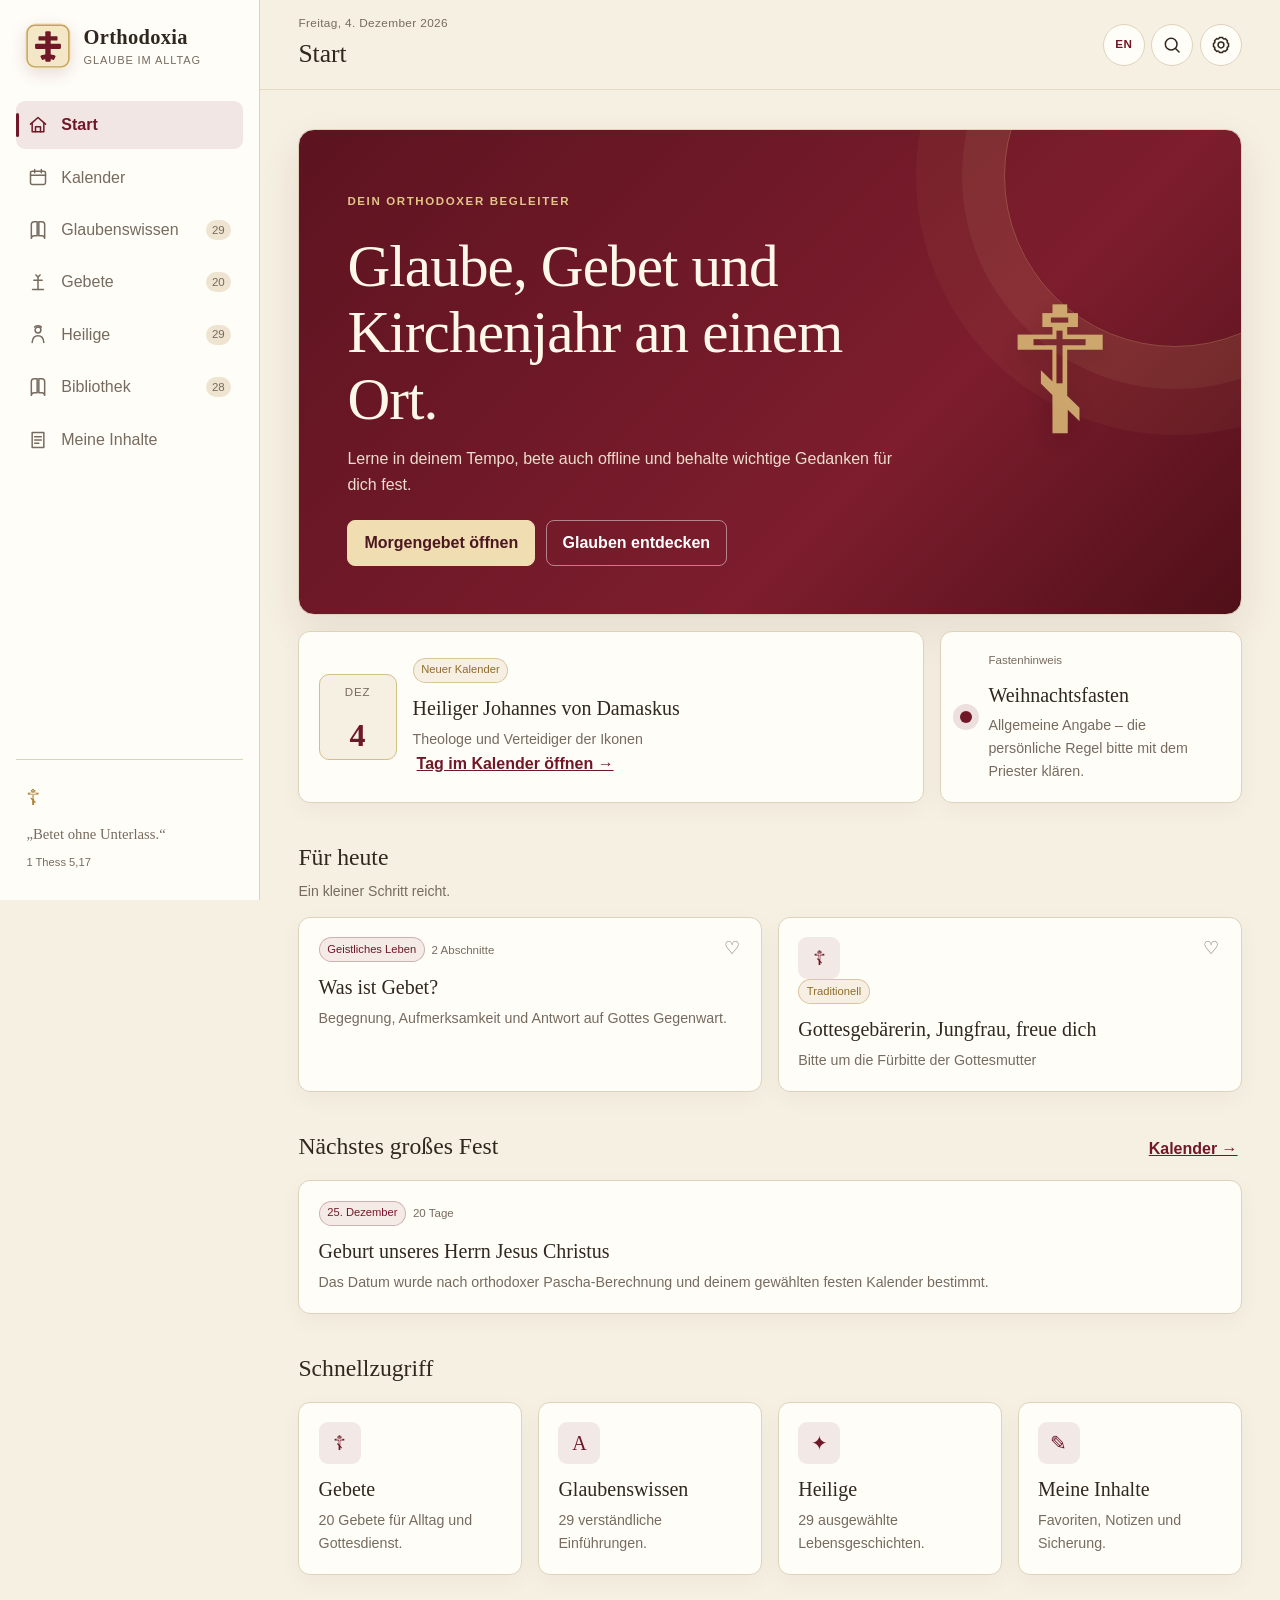
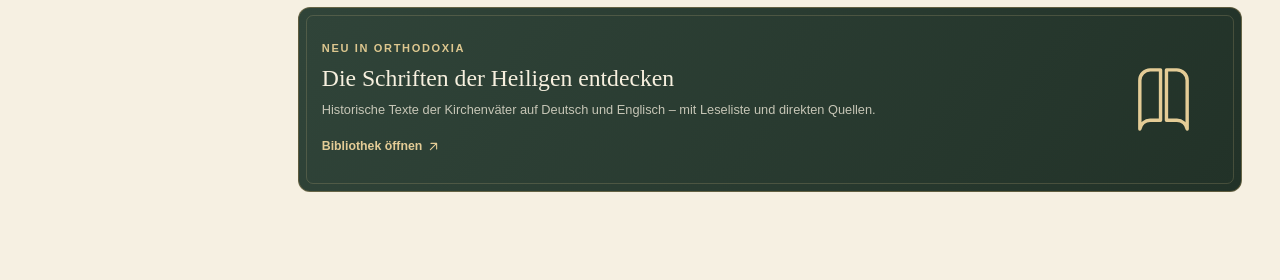
<file: index.html>
<!doctype html>
<html lang="de" data-theme="light">
  <head>
    <meta charset="UTF-8" />
    <meta name="viewport" content="width=device-width, initial-scale=1, viewport-fit=cover" />
    <meta name="theme-color" content="#6f1827" />
    <meta name="description" content="Orthodoxia – Gebete, Glaubenswissen, Heilige und orthodoxer Kalender auf Deutsch und Englisch." />
    <meta property="og:type" content="website" />
    <meta property="og:title" content="Orthodoxia" />
    <meta property="og:description" content="Glaube, Gebet und Kirchenjahr – auf Deutsch und Englisch." />
    <meta property="og:image" content="./og.png" />
    <meta name="twitter:card" content="summary_large_image" />
    <meta name="twitter:title" content="Orthodoxia" />
    <meta name="twitter:description" content="Glaube, Gebet und Kirchenjahr – auf Deutsch und Englisch." />
    <meta name="twitter:image" content="./og.png" />
    <meta name="apple-mobile-web-app-capable" content="yes" />
    <meta name="apple-mobile-web-app-status-bar-style" content="default" />
    <meta name="apple-mobile-web-app-title" content="Orthodoxia" />
    <meta name="format-detection" content="telephone=no" />
    <title>Orthodoxia</title>
    <link rel="manifest" href="./manifest.webmanifest" />
    <link rel="icon" href="./icons/icon.svg" type="image/svg+xml" />
    <link rel="apple-touch-icon" href="./icons/apple-touch-icon.png" />
    <link rel="stylesheet" href="./css/style.css" />
    <link rel="stylesheet" href="./css/library.css" />
  </head>
  <body>
    <a class="skip-link" href="#main-content">Zum Inhalt springen</a>

    <div class="app-shell">
      <aside class="sidebar" aria-label="Hauptnavigation">
        <a class="brand" href="#home" aria-label="Orthodoxia – Startseite">
          <img src="./icons/icon.svg" alt="" width="46" height="46" />
          <span><strong>Orthodoxia</strong><small data-i18n="brandSubtitle">Glaube im Alltag</small></span>
        </a>
        <nav class="side-nav" id="side-nav"></nav>
        <div class="sidebar-verse">
          <span class="ornament" aria-hidden="true">☦</span>
          <p data-i18n="sidebarQuote">„Betet ohne Unterlass.“</p>
          <small>1 Thess 5,17</small>
        </div>
      </aside>

      <div class="page-column">
        <header class="topbar">
          <button class="icon-button mobile-menu" id="mobile-menu" type="button" aria-label="Menü öffnen" aria-controls="mobile-drawer" aria-expanded="false">
            <span></span><span></span><span></span>
          </button>
          <div class="topbar-title">
            <p id="today-line"></p>
            <h1 id="page-title">Orthodoxia</h1>
          </div>
          <div class="topbar-actions">
            <button class="language-button" id="language-toggle" type="button" aria-label="Sprache wechseln">EN</button>
            <button class="icon-button" id="search-button" type="button" aria-label="Suche öffnen">
              <svg viewBox="0 0 24 24" aria-hidden="true"><circle cx="11" cy="11" r="7"></circle><path d="m16.5 16.5 4 4"></path></svg>
            </button>
            <button class="icon-button" id="settings-button" type="button" aria-label="Einstellungen öffnen">
              <svg viewBox="0 0 24 24" aria-hidden="true"><path d="M12 15.5a3.5 3.5 0 1 0 0-7 3.5 3.5 0 0 0 0 7Z"></path><path d="M19.4 15a1.7 1.7 0 0 0 .34 1.88l.06.06-2.83 2.83-.06-.06a1.7 1.7 0 0 0-1.88-.34 1.7 1.7 0 0 0-1.03 1.56V21h-4v-.07A1.7 1.7 0 0 0 8.95 19.4a1.7 1.7 0 0 0-1.88.34l-.06.06-2.83-2.83.06-.06A1.7 1.7 0 0 0 4.58 15 1.7 1.7 0 0 0 3.03 14H3v-4h.07A1.7 1.7 0 0 0 4.6 8.95a1.7 1.7 0 0 0-.34-1.88l-.06-.06 2.83-2.83.06.06A1.7 1.7 0 0 0 9 4.58 1.7 1.7 0 0 0 10 3.03V3h4v.07A1.7 1.7 0 0 0 15.05 4.6a1.7 1.7 0 0 0 1.88-.34l.06-.06 2.83 2.83-.06.06A1.7 1.7 0 0 0 19.42 9 1.7 1.7 0 0 0 20.97 10H21v4h-.07A1.7 1.7 0 0 0 19.4 15Z"></path></svg>
            </button>
          </div>
        </header>

        <main id="main-content" tabindex="-1"></main>

        <nav class="bottom-nav" id="bottom-nav" aria-label="Mobile Navigation"></nav>
      </div>
    </div>

    <div class="drawer-backdrop" id="drawer-backdrop" hidden></div>
    <aside class="mobile-drawer" id="mobile-drawer" aria-label="Menü" aria-hidden="true">
      <div class="drawer-head">
        <a class="brand" href="#home"><img src="./icons/icon.svg" alt="" width="42" height="42" /><strong>Orthodoxia</strong></a>
        <button class="icon-button" id="drawer-close" type="button" aria-label="Menü schließen">×</button>
      </div>
      <nav id="drawer-nav"></nav>
      <p class="drawer-note" data-i18n="localOnly">Favoriten und Notizen bleiben ausschließlich auf diesem Gerät.</p>
    </aside>

    <dialog class="content-dialog" id="content-dialog">
      <form method="dialog"><button class="dialog-close" aria-label="Schließen">×</button></form>
      <article id="dialog-content"></article>
    </dialog>

    <dialog class="search-dialog" id="search-dialog">
      <div class="search-head">
        <svg viewBox="0 0 24 24" aria-hidden="true"><circle cx="11" cy="11" r="7"></circle><path d="m16.5 16.5 4 4"></path></svg>
        <input id="global-search" type="search" autocomplete="off" placeholder="Alles durchsuchen …" aria-label="Alles durchsuchen" />
        <form method="dialog"><button type="submit" data-i18n="close">Schließen</button></form>
      </div>
      <div id="search-results" class="search-results"></div>
    </dialog>

    <dialog class="settings-dialog" id="settings-dialog">
      <form method="dialog"><button class="dialog-close" aria-label="Schließen">×</button></form>
      <div id="settings-content"></div>
    </dialog>

    <div class="toast" id="toast" role="status" aria-live="polite"></div>

    <script src="./js/content.js"></script>
    <script src="./js/prayers.js"></script>
    <script src="./js/saints.js"></script>
    <script src="./js/calendar.js"></script>
    <script src="./js/app-core.js"></script>
    <script src="./js/views.js"></script>
    <script src="./js/library.js"></script>
    <script src="./js/app.js"></script>
  </body>
</html>
</file>
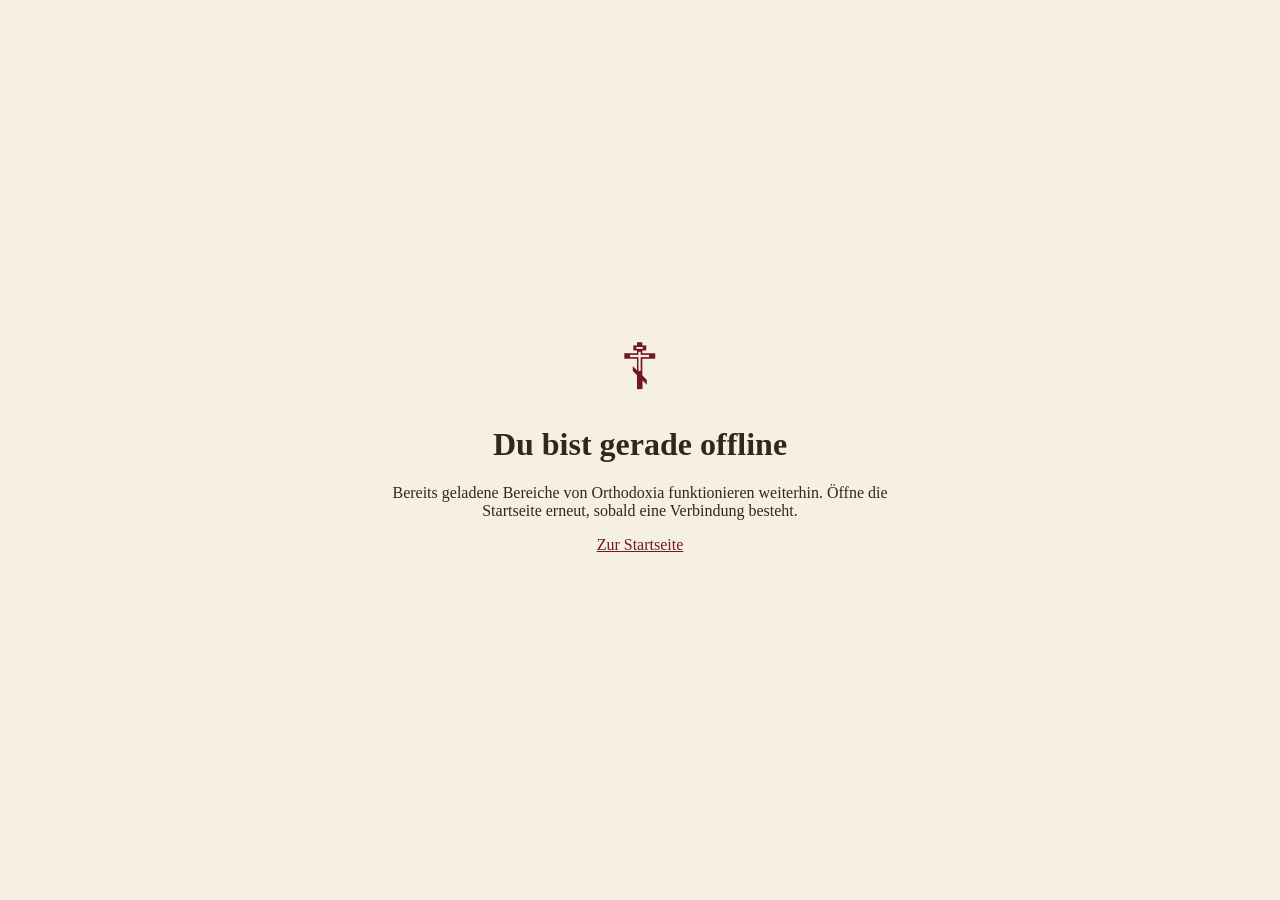
<file: offline.html>
<!doctype html>
<html lang="de"><head><meta charset="utf-8"><meta name="viewport" content="width=device-width,initial-scale=1"><meta name="theme-color" content="#6f1827"><title>Orthodoxia – offline</title><style>body{margin:0;display:grid;min-height:100vh;place-items:center;background:#f6f0e2;color:#30271f;font-family:Georgia,serif;text-align:center}.box{max-width:34rem;padding:2rem}.cross{font-size:4rem;color:#701827}a{color:#701827}</style></head><body><main class="box"><div class="cross">☦</div><h1>Du bist gerade offline</h1><p>Bereits geladene Bereiche von Orthodoxia funktionieren weiterhin. Öffne die Startseite erneut, sobald eine Verbindung besteht.</p><p><a href="./index.html">Zur Startseite</a></p></main></body></html>
</file>
<file: css/style.css>
:root {
  --wine: #701827;
  --wine-dark: #4d101b;
  --gold: #aa8130;
  --gold-soft: #d6bf86;
  --ink: #30271f;
  --muted: #776b5f;
  --paper: #f6f0e2;
  --paper-deep: #eee4cf;
  --surface: #fffdf8;
  --line: #ded2bb;
  --success: #4f6b47;
  --shadow: 0 16px 42px rgba(62, 37, 24, 0.09);
  --serif: Georgia, "Times New Roman", serif;
  --sans: -apple-system, BlinkMacSystemFont, "Segoe UI", Arial, sans-serif;
  --text-scale: 1;
  color-scheme: light;
}

html[data-theme="dark"] {
  --ink: #f2e9d9;
  --muted: #c0b4a4;
  --paper: #1c1816;
  --paper-deep: #28211d;
  --surface: #241e1a;
  --line: #493c34;
  --gold-soft: #8e713b;
  --shadow: 0 18px 46px rgba(0, 0, 0, 0.28);
  color-scheme: dark;
}

* { box-sizing: border-box; }
html { scroll-behavior: smooth; background: var(--paper); font-size: calc(16px * var(--text-scale)); }
body { margin: 0; min-width: 320px; background: var(--paper); color: var(--ink); font-family: var(--sans); line-height: 1.6; }
button, input, select, textarea { font: inherit; }
button { color: inherit; }
a { color: inherit; }
img { display: block; max-width: 100%; }
svg { fill: none; stroke: currentColor; stroke-linecap: round; stroke-linejoin: round; stroke-width: 1.8; }

.skip-link { position: fixed; left: 1rem; top: -5rem; z-index: 200; padding: .7rem 1rem; border-radius: .5rem; background: var(--wine); color: #fff; transition: top .2s; }
.skip-link:focus { top: 1rem; }

.app-shell { min-height: 100vh; }
.sidebar { position: fixed; inset: 0 auto 0 0; z-index: 20; display: flex; width: 260px; flex-direction: column; border-right: 1px solid var(--line); background: var(--surface); padding: 1.45rem 1rem; }
.brand { display: flex; align-items: center; gap: .8rem; padding: 0 .55rem; color: var(--ink); text-decoration: none; }
.brand img { flex: 0 0 auto; border-radius: 12px; box-shadow: 0 5px 16px rgba(86, 34, 34, .15); }
.brand span { display: grid; line-height: 1.1; }
.brand strong { font-family: var(--serif); font-size: 1.28rem; letter-spacing: .015em; }
.brand small { margin-top: .3rem; color: var(--muted); font-size: .69rem; letter-spacing: .08em; text-transform: uppercase; }

.side-nav { display: grid; gap: .32rem; margin-top: 2rem; }
.nav-link { position: relative; display: flex; min-height: 46px; align-items: center; gap: .8rem; border: 0; border-radius: 9px; background: transparent; color: var(--muted); cursor: pointer; padding: .68rem .78rem; text-align: left; text-decoration: none; transition: background .18s, color .18s; }
.nav-link svg { width: 20px; height: 20px; }
.nav-link:hover { background: var(--paper); color: var(--ink); }
.nav-link.active { background: color-mix(in srgb, var(--wine) 10%, var(--surface)); color: var(--wine); font-weight: 700; }
html[data-theme="dark"] .nav-link.active { color: #e5b3bb; }
.nav-link.active::before { position: absolute; left: 0; width: 3px; height: 24px; border-radius: 99px; background: var(--wine); content: ""; }
.nav-count { margin-left: auto; min-width: 1.45rem; border-radius: 99px; background: var(--paper-deep); padding: .05rem .36rem; color: var(--muted); font-size: .72rem; text-align: center; }
.sidebar-verse { margin-top: auto; border-top: 1px solid var(--line); padding: 1.3rem .65rem .2rem; color: var(--muted); }
.sidebar-verse .ornament { color: var(--gold); font-size: 1.35rem; }
.sidebar-verse p { margin: .45rem 0 .1rem; font-family: var(--serif); font-size: .92rem; }
.sidebar-verse small { font-size: .7rem; }

.page-column { min-height: 100vh; margin-left: 260px; }
.topbar { position: sticky; top: 0; z-index: 12; display: flex; min-height: 78px; align-items: center; justify-content: space-between; gap: 1rem; border-bottom: 1px solid color-mix(in srgb, var(--line) 78%, transparent); background: color-mix(in srgb, var(--paper) 92%, transparent); padding: .9rem clamp(1rem, 3vw, 2.5rem); backdrop-filter: blur(14px); }
.topbar-title p { margin: 0; color: var(--muted); font-size: .74rem; letter-spacing: .03em; }
.topbar-title h1 { margin: .05rem 0 0; font-family: var(--serif); font-size: clamp(1.28rem, 2vw, 1.6rem); font-weight: 500; }
.topbar-actions { display: flex; align-items: center; gap: .4rem; }
.icon-button, .language-button { display: grid; width: 42px; height: 42px; place-items: center; border: 1px solid var(--line); border-radius: 50%; background: var(--surface); cursor: pointer; transition: transform .15s, border-color .15s, background .15s; }
.icon-button:hover, .language-button:hover { border-color: var(--gold); background: var(--paper-deep); }
.icon-button:active, .language-button:active { transform: scale(.96); }
.icon-button svg { width: 20px; height: 20px; }
.language-button { color: var(--wine); font-size: .73rem; font-weight: 800; letter-spacing: .04em; }
.mobile-menu { display: none; }
.mobile-menu span { width: 18px; height: 1.5px; background: currentColor; }

#main-content { width: min(1180px, 100%); margin: 0 auto; padding: clamp(1rem, 3vw, 2.5rem) clamp(1rem, 3vw, 2.5rem) 5.5rem; outline: none; }
.page-intro { display: flex; align-items: end; justify-content: space-between; gap: 1.5rem; margin: .3rem 0 1.5rem; }
.eyebrow { margin: 0 0 .35rem; color: var(--wine); font-size: .72rem; font-weight: 800; letter-spacing: .14em; text-transform: uppercase; }
.page-intro h2, .hero h2 { margin: 0; font-family: var(--serif); font-weight: 500; letter-spacing: -.015em; }
.page-intro h2 { font-size: clamp(1.8rem, 4vw, 2.7rem); }
.page-intro p:not(.eyebrow) { max-width: 42rem; margin: .55rem 0 0; color: var(--muted); }

.hero { position: relative; overflow: hidden; display: grid; min-height: 300px; grid-template-columns: minmax(0, 1.35fr) minmax(250px, .65fr); gap: 2rem; border: 1px solid var(--line); border-radius: 16px; background: linear-gradient(135deg, #5d1320 0%, #7d1d2d 64%, #501019 100%); box-shadow: var(--shadow); color: #fff8e8; padding: clamp(1.4rem, 4vw, 3rem); }
.hero::after { position: absolute; right: -105px; top: -125px; width: 340px; height: 340px; border: 1px solid rgba(222, 195, 127, .3); border-radius: 50%; box-shadow: 0 0 0 42px rgba(222, 195, 127, .07), 0 0 0 88px rgba(222, 195, 127, .045); content: ""; }
.hero-copy { position: relative; z-index: 1; align-self: center; }
.hero .eyebrow { color: #e1c688; }
.hero h2 { max-width: 720px; font-size: clamp(2rem, 5vw, 3.7rem); line-height: 1.12; }
.hero p { max-width: 650px; margin: .9rem 0 1.4rem; color: #eadfcd; }
.hero-actions { display: flex; flex-wrap: wrap; gap: .65rem; }
.hero-symbol { position: relative; z-index: 1; display: grid; place-items: center; color: #dbbd78; font-size: clamp(7rem, 16vw, 11rem); line-height: 1; opacity: .85; text-shadow: 0 8px 25px rgba(0,0,0,.18); }

.button { display: inline-flex; min-height: 42px; align-items: center; justify-content: center; gap: .45rem; border: 1px solid var(--wine); border-radius: 8px; background: var(--wine); color: #fff; cursor: pointer; padding: .58rem 1rem; font-weight: 700; text-decoration: none; transition: transform .15s, filter .15s; }
.button:hover { filter: brightness(1.08); }
.button:active { transform: translateY(1px); }
.button.light { border-color: #f0ddb2; background: #f0ddb2; color: #4b1720; }
.button.ghost-light { border-color: rgba(255,255,255,.46); background: transparent; color: #fff; }
.button.secondary { border-color: var(--line); background: var(--surface); color: var(--ink); }
.button.small { min-height: 36px; padding: .42rem .7rem; font-size: .82rem; }
.text-button { border: 0; background: transparent; color: var(--wine); cursor: pointer; padding: .25rem; font-weight: 700; }

.section-head { display: flex; align-items: end; justify-content: space-between; gap: 1rem; margin: 2.25rem 0 .9rem; }
.section-head h3 { margin: 0; font-family: var(--serif); font-size: 1.48rem; font-weight: 500; }
.section-head p { margin: .2rem 0 0; color: var(--muted); font-size: .88rem; }
.grid { display: grid; gap: 1rem; }
.grid.two { grid-template-columns: repeat(2, minmax(0, 1fr)); }
.grid.three { grid-template-columns: repeat(3, minmax(0, 1fr)); }
.grid.four { grid-template-columns: repeat(4, minmax(0, 1fr)); }

.card { position: relative; border: 1px solid var(--line); border-radius: 12px; background: var(--surface); color: inherit; padding: 1.2rem; box-shadow: 0 7px 24px rgba(57, 38, 25, .04); text-decoration: none; }
.card.interactive { cursor: pointer; transition: transform .17s, border-color .17s, box-shadow .17s; }
.card.interactive:hover { transform: translateY(-2px); border-color: var(--gold-soft); box-shadow: var(--shadow); }
.card .icon-tile { display: grid; width: 42px; height: 42px; place-items: center; border-radius: 9px; background: color-mix(in srgb, var(--wine) 9%, var(--surface)); color: var(--wine); font-family: var(--serif); font-size: 1.25rem; }
.card h3, .card h4 { margin: .75rem 0 .36rem; font-family: var(--serif); font-weight: 500; line-height: 1.35; }
.card h3 { font-size: 1.25rem; }
.card h4 { font-size: 1.05rem; }
.card p { margin: .3rem 0 0; color: var(--muted); font-size: .89rem; }
.card-meta { display: flex; flex-wrap: wrap; align-items: center; gap: .42rem; margin-bottom: .5rem; color: var(--muted); font-size: .72rem; }
.pill { display: inline-flex; align-items: center; border: 1px solid var(--line); border-radius: 99px; background: var(--paper); padding: .17rem .48rem; font-size: .7rem; }
.pill.wine { border-color: color-mix(in srgb, var(--wine) 28%, transparent); background: color-mix(in srgb, var(--wine) 8%, var(--surface)); color: var(--wine); }
.pill.gold { border-color: color-mix(in srgb, var(--gold) 38%, transparent); background: color-mix(in srgb, var(--gold) 11%, var(--surface)); color: color-mix(in srgb, var(--gold) 78%, var(--ink)); }
.favorite-button { position: absolute; right: .78rem; top: .78rem; display: grid; width: 34px; height: 34px; place-items: center; border: 0; border-radius: 50%; background: transparent; color: var(--muted); cursor: pointer; font-size: 1.15rem; }
.favorite-button:hover { background: var(--paper); }
.favorite-button.active { color: var(--wine); }
.favorite-button span { pointer-events: none; }

.daily-grid { display: grid; grid-template-columns: 1.35fr .65fr; gap: 1rem; margin-top: 1rem; }
.daily-feast { display: grid; grid-template-columns: auto 1fr; gap: 1rem; align-items: center; }
.date-seal { display: grid; min-width: 78px; min-height: 86px; place-items: center; border: 1px solid var(--gold-soft); border-radius: 10px; background: var(--paper); text-align: center; }
.date-seal strong { display: block; color: var(--wine); font-family: var(--serif); font-size: 2rem; line-height: 1; }
.date-seal span { color: var(--muted); font-size: .72rem; letter-spacing: .07em; text-transform: uppercase; }
.status-card { display: flex; align-items: center; gap: 1rem; }
.status-dot { width: 12px; height: 12px; flex: 0 0 auto; border-radius: 50%; background: var(--success); box-shadow: 0 0 0 7px color-mix(in srgb, var(--success) 13%, transparent); }
.status-dot.fast { background: var(--wine); box-shadow: 0 0 0 7px color-mix(in srgb, var(--wine) 13%, transparent); }

.toolbar { display: flex; flex-wrap: wrap; align-items: center; justify-content: space-between; gap: .7rem; margin-bottom: 1rem; }
.chip-row { display: flex; flex-wrap: wrap; gap: .42rem; }
.chip { border: 1px solid var(--line); border-radius: 99px; background: var(--surface); cursor: pointer; padding: .42rem .75rem; color: var(--muted); font-size: .8rem; }
.chip.active { border-color: var(--wine); background: var(--wine); color: #fff; }
.inline-search { display: flex; min-width: min(100%, 260px); align-items: center; gap: .45rem; border: 1px solid var(--line); border-radius: 8px; background: var(--surface); padding: .5rem .7rem; }
.inline-search svg { width: 17px; height: 17px; color: var(--muted); }
.inline-search input { width: 100%; border: 0; outline: 0; background: transparent; color: var(--ink); }

.calendar-layout { display: grid; grid-template-columns: minmax(0, 1.5fr) minmax(285px, .5fr); gap: 1rem; }
.calendar-card { border: 1px solid var(--line); border-radius: 12px; background: var(--surface); padding: clamp(.7rem, 2vw, 1.25rem); }
.calendar-head { display: flex; align-items: center; justify-content: space-between; gap: .5rem; margin-bottom: .8rem; }
.calendar-head h3 { margin: 0; font-family: var(--serif); font-size: 1.35rem; font-weight: 500; text-align: center; }
.calendar-weekdays, .calendar-days { display: grid; grid-template-columns: repeat(7, 1fr); gap: .24rem; }
.calendar-weekdays span { padding: .4rem .1rem; color: var(--muted); font-size: .7rem; font-weight: 700; text-align: center; text-transform: uppercase; }
.calendar-day { position: relative; display: flex; min-height: 64px; flex-direction: column; align-items: flex-start; border: 1px solid transparent; border-radius: 7px; background: transparent; cursor: pointer; padding: .43rem; text-align: left; }
.calendar-day:hover { border-color: var(--gold-soft); background: var(--paper); }
.calendar-day.outside { color: color-mix(in srgb, var(--muted) 48%, transparent); }
.calendar-day.today { border-color: var(--gold); }
.calendar-day.selected { background: var(--wine); color: #fff; }
.calendar-day .day-number { font-weight: 700; }
.calendar-day .day-dots { display: flex; gap: 3px; margin-top: auto; }
.calendar-day .dot { width: 5px; height: 5px; border-radius: 50%; background: var(--gold); }
.calendar-day .dot.fast { background: var(--wine); }
.calendar-day.selected .dot { background: #f0dcae; }
.day-panel h3 { margin: .25rem 0 .2rem; font-family: var(--serif); font-size: 1.45rem; font-weight: 500; }
.day-panel .day-list { display: grid; gap: .7rem; margin-top: 1rem; }
.day-event { border-left: 3px solid var(--gold); padding-left: .72rem; }
.day-event.fast { border-left-color: var(--wine); }
.day-event strong { display: block; font-family: var(--serif); font-weight: 500; }
.day-event small { color: var(--muted); }
.calendar-legend { display: flex; flex-wrap: wrap; gap: .7rem; margin-top: .8rem; color: var(--muted); font-size: .75rem; }
.calendar-legend span { display: flex; align-items: center; gap: .3rem; }
.legend-dot { width: 7px; height: 7px; border-radius: 50%; background: var(--gold); }
.legend-dot.fast { background: var(--wine); }

.empty-state { border: 1px dashed var(--line); border-radius: 12px; padding: 2.2rem 1rem; color: var(--muted); text-align: center; }
.empty-state .symbol { color: var(--gold); font-size: 2.5rem; }
.empty-state h3 { margin: .45rem 0; color: var(--ink); font-family: var(--serif); font-weight: 500; }
.notes-list { display: grid; gap: .7rem; }
.note-row { display: grid; grid-template-columns: 1fr auto; gap: 1rem; align-items: start; border: 1px solid var(--line); border-radius: 10px; background: var(--surface); padding: 1rem; }
.note-row h4 { margin: 0; font-family: var(--serif); font-weight: 500; }
.note-row p { margin: .35rem 0 0; color: var(--muted); white-space: pre-wrap; }
.note-actions { display: flex; gap: .3rem; }

.content-dialog, .settings-dialog, .search-dialog { width: min(720px, calc(100% - 2rem)); max-height: min(88vh, 900px); border: 1px solid var(--line); border-radius: 14px; background: var(--surface); color: var(--ink); box-shadow: 0 24px 80px rgba(24, 13, 9, .35); padding: 0; }
.content-dialog::backdrop, .settings-dialog::backdrop, .search-dialog::backdrop { background: rgba(30, 20, 16, .58); backdrop-filter: blur(3px); }
.dialog-close { position: sticky; z-index: 3; float: right; right: 1rem; top: 1rem; display: grid; width: 38px; height: 38px; place-items: center; border: 1px solid var(--line); border-radius: 50%; background: var(--surface); color: var(--ink); cursor: pointer; font-size: 1.35rem; }
#dialog-content { padding: clamp(1.25rem, 4vw, 3rem); }
.dialog-kicker { margin: 0 0 .6rem; color: var(--wine); font-size: .72rem; font-weight: 800; letter-spacing: .12em; text-transform: uppercase; }
#dialog-content h2 { max-width: 90%; margin: 0 0 .7rem; font-family: var(--serif); font-size: clamp(1.75rem, 5vw, 2.7rem); font-weight: 500; line-height: 1.18; }
.dialog-summary { margin: 0 0 1.5rem; color: var(--muted); font-size: 1.02rem; }
.article-body { font-family: Georgia, "Times New Roman", serif; font-size: 1.04rem; line-height: 1.82; }
.article-body p { margin: 0 0 1.1rem; }
.article-body h3 { margin: 1.7rem 0 .7rem; font-family: var(--serif); font-weight: 500; }
.article-body blockquote, .prayer-body { margin: 1.2rem 0; border-left: 3px solid var(--gold); background: var(--paper); padding: 1rem 1.15rem; white-space: pre-line; }
.prayer-body { font-family: Georgia, "Times New Roman", serif; font-size: 1.08rem; line-height: 1.9; }
.key-points { display: grid; gap: .55rem; margin: 1rem 0; padding: 0; list-style: none; }
.key-points li { position: relative; padding-left: 1.5rem; }
.key-points li::before { position: absolute; left: 0; color: var(--gold); content: "☦"; }
.personal-note { margin-top: 1.6rem; border-top: 1px solid var(--line); padding-top: 1.25rem; }
.personal-note label { display: block; margin-bottom: .4rem; font-weight: 700; }
.personal-note textarea { width: 100%; min-height: 110px; resize: vertical; border: 1px solid var(--line); border-radius: 8px; background: var(--paper); color: var(--ink); padding: .75rem; }
.dialog-actions { display: flex; flex-wrap: wrap; gap: .55rem; margin-top: .75rem; }

.search-dialog { width: min(760px, calc(100% - 1rem)); vertical-align: top; margin-top: max(1rem, 7vh); }
.search-head { display: flex; align-items: center; gap: .7rem; border-bottom: 1px solid var(--line); padding: .8rem 1rem; }
.search-head svg { width: 21px; height: 21px; color: var(--muted); }
.search-head input { min-width: 0; flex: 1; border: 0; outline: 0; background: transparent; color: var(--ink); font-size: 1rem; }
.search-head button { border: 0; background: transparent; color: var(--wine); cursor: pointer; font-size: .8rem; font-weight: 700; }
.search-results { display: grid; max-height: 62vh; overflow: auto; padding: .55rem; }
.search-result { display: grid; grid-template-columns: auto 1fr; gap: .75rem; border: 0; border-radius: 8px; background: transparent; color: var(--ink); cursor: pointer; padding: .75rem; text-align: left; }
.search-result:hover, .search-result:focus { background: var(--paper); }
.search-result .type-icon { display: grid; width: 34px; height: 34px; place-items: center; border-radius: 7px; background: var(--paper-deep); color: var(--wine); }
.search-result strong { display: block; font-family: var(--serif); font-weight: 500; }
.search-result small { color: var(--muted); }

.settings-dialog { width: min(560px, calc(100% - 2rem)); }
#settings-content { padding: clamp(1.2rem, 4vw, 2.3rem); }
#settings-content h2 { margin: 0 0 1.4rem; font-family: var(--serif); font-size: 2rem; font-weight: 500; }
.setting-group { border-top: 1px solid var(--line); padding: 1rem 0; }
.setting-group:first-of-type { border-top: 0; }
.setting-group > label, .setting-group > strong { display: block; margin-bottom: .45rem; }
.setting-group p { margin: .2rem 0 .65rem; color: var(--muted); font-size: .82rem; }
.segmented { display: grid; grid-auto-flow: column; grid-auto-columns: 1fr; gap: .25rem; border: 1px solid var(--line); border-radius: 9px; background: var(--paper); padding: .25rem; }
.segmented button { border: 0; border-radius: 6px; background: transparent; cursor: pointer; padding: .48rem; font-size: .8rem; }
.segmented button.active { background: var(--surface); box-shadow: 0 2px 8px rgba(45,25,18,.08); color: var(--wine); font-weight: 700; }
.install-steps { margin: .55rem 0 0; padding-left: 1.25rem; color: var(--muted); font-size: .86rem; }

.mobile-drawer, .drawer-backdrop { display: none; }
.bottom-nav { display: none; }
.toast { position: fixed; z-index: 300; left: 50%; bottom: 1.2rem; max-width: calc(100% - 2rem); transform: translate(-50%, 140%); border: 1px solid var(--gold-soft); border-radius: 8px; background: var(--ink); color: var(--paper); padding: .65rem .95rem; box-shadow: var(--shadow); font-size: .83rem; opacity: 0; transition: transform .2s, opacity .2s; }
.toast.show { transform: translate(-50%, 0); opacity: 1; }

@media (max-width: 1040px) {
  .sidebar { width: 224px; }
  .page-column { margin-left: 224px; }
  .grid.four { grid-template-columns: repeat(2, minmax(0, 1fr)); }
  .hero { grid-template-columns: 1fr 180px; }
}

@media (max-width: 780px) {
  .sidebar { display: none; }
  .page-column { margin-left: 0; }
  .topbar { min-height: 68px; padding: .65rem 1rem; }
  .topbar-title p { display: none; }
  .mobile-menu { display: grid; align-content: center; gap: 4px; }
  .topbar-actions { gap: .25rem; }
  .topbar-actions .icon-button, .topbar-actions .language-button { width: 38px; height: 38px; }
  #main-content { padding-bottom: 6.5rem; }
  .hero { min-height: 360px; grid-template-columns: 1fr; }
  .hero-symbol { position: absolute; right: 1rem; bottom: -.4rem; opacity: .16; }
  .daily-grid, .calendar-layout { grid-template-columns: 1fr; }
  .grid.three { grid-template-columns: repeat(2, minmax(0, 1fr)); }
  .bottom-nav { position: fixed; z-index: 15; right: 0; bottom: 0; left: 0; display: grid; grid-template-columns: repeat(5, 1fr); border-top: 1px solid var(--line); background: color-mix(in srgb, var(--surface) 95%, transparent); padding: .32rem max(.25rem, env(safe-area-inset-right)) calc(.3rem + env(safe-area-inset-bottom)) max(.25rem, env(safe-area-inset-left)); box-shadow: 0 -8px 26px rgba(46, 29, 20, .07); backdrop-filter: blur(14px); }
  .bottom-nav .nav-link { display: grid; min-height: 52px; justify-items: center; gap: .08rem; border-radius: 6px; padding: .22rem .1rem; font-size: .64rem; }
  .bottom-nav .nav-link svg { width: 19px; height: 19px; }
  .bottom-nav .nav-link.active::before { inset: auto auto -1px; width: 24px; height: 2px; }
  .bottom-nav .nav-count { display: none; }
  .drawer-backdrop { position: fixed; z-index: 39; inset: 0; background: rgba(30, 20, 16, .48); }
  .drawer-backdrop:not([hidden]) { display: block; }
  .mobile-drawer { position: fixed; z-index: 40; inset: 0 auto 0 0; display: flex; width: min(320px, 86vw); flex-direction: column; border-right: 1px solid var(--line); background: var(--surface); padding: 1rem; transform: translateX(-105%); transition: transform .22s ease; }
  .mobile-drawer.open { transform: translateX(0); }
  .drawer-head { display: flex; align-items: center; justify-content: space-between; border-bottom: 1px solid var(--line); padding-bottom: .9rem; }
  .drawer-head .brand { padding: 0; }
  .drawer-head .icon-button { font-size: 1.4rem; }
  .mobile-drawer nav { display: grid; gap: .28rem; margin-top: 1rem; }
  .drawer-note { margin-top: auto; border-top: 1px solid var(--line); padding: 1rem .35rem 0; color: var(--muted); font-size: .75rem; }
}

@media (max-width: 520px) {
  .grid.two, .grid.three, .grid.four { grid-template-columns: 1fr; }
  .page-intro { align-items: start; flex-direction: column; }
  .hero { border-radius: 12px; }
  .daily-feast { align-items: start; }
  .date-seal { min-width: 66px; min-height: 74px; }
  .calendar-day { min-height: 50px; padding: .3rem; }
  .calendar-day .day-number { font-size: .84rem; }
  .calendar-weekdays span { font-size: .62rem; }
  .content-dialog { width: calc(100% - .75rem); max-height: 92vh; }
  .note-row { grid-template-columns: 1fr; }
}

@media (prefers-reduced-motion: reduce) {
  *, *::before, *::after { scroll-behavior: auto !important; transition-duration: .01ms !important; animation-duration: .01ms !important; }
}

@media print {
  .sidebar, .topbar, .bottom-nav, .favorite-button, .dialog-actions, .personal-note { display: none !important; }
  .page-column { margin: 0; }
  #main-content { padding: 0; }
  body { background: #fff; color: #000; }
  .card, .calendar-card { box-shadow: none; }
}
</file>
<file: css/library.css>
.library-hero {
  position: relative;
  overflow: hidden;
  display: grid;
  min-height: 360px;
  grid-template-columns: minmax(0, 1.55fr) minmax(180px, .65fr);
  align-items: center;
  gap: 2rem;
  border: 1px solid rgba(196, 161, 94, .45);
  border-radius: 16px;
  background: linear-gradient(125deg, #25372d 0%, #32483a 53%, #19281f 100%);
  box-shadow: var(--shadow);
  color: #f7f0df;
  padding: clamp(1.65rem, 5vw, 3.4rem);
}

.library-hero::before,
.library-hero::after {
  position: absolute;
  pointer-events: none;
  border: 1px solid rgba(214, 188, 127, .22);
  content: "";
}

.library-hero::before { inset: 11px; border-radius: 10px; }
.library-hero::after { right: -105px; top: -115px; width: 340px; height: 340px; border-radius: 50%; box-shadow: 0 0 0 46px rgba(214, 188, 127, .045), 0 0 0 91px rgba(214, 188, 127, .03); }
.library-hero-copy { position: relative; z-index: 1; }
.library-kicker { margin: 0 0 .68rem; color: #ddc78f; font-size: .69rem; font-weight: 800; letter-spacing: .15em; text-transform: uppercase; }
.library-hero h2 { max-width: 610px; margin: 0; font-family: var(--serif); font-size: clamp(2.3rem, 5.5vw, 4.15rem); font-weight: 500; letter-spacing: -.035em; line-height: 1.06; }
.library-introduction { max-width: 560px; margin: 1rem 0 0; color: rgba(247, 240, 223, .82); font-size: 1rem; line-height: 1.75; }
.library-statistics { display: flex; flex-wrap: wrap; gap: 1.65rem; margin-top: 1.65rem; }
.library-statistics span { display: grid; gap: .06rem; color: rgba(247, 240, 223, .68); font-size: .72rem; }
.library-statistics strong { color: #e9d19a; font-family: var(--serif); font-size: 1.45rem; font-weight: 500; line-height: 1.2; }
.library-hero-art { position: relative; z-index: 1; display: grid; place-items: center; }
.library-hero-frame { display: grid; width: min(100%, 170px); aspect-ratio: 4/5; place-items: center; border: 1px solid rgba(231, 207, 151, .46); outline: 1px solid rgba(231, 207, 151, .19); outline-offset: 10px; }
.library-hero-frame svg { width: 74px; height: 110px; color: #e6ce97; stroke-width: 1.3; }

.library-controls { margin-top: 1.55rem; border: 1px solid var(--line); border-radius: 12px; background: var(--surface); padding: 1rem; }
.library-search-field { display: flex; min-height: 52px; align-items: center; gap: .72rem; border: 1px solid var(--line); border-radius: 8px; background: var(--paper); padding: .65rem .85rem; }
.library-search-field svg { width: 19px; height: 19px; flex: 0 0 auto; color: var(--muted); }
.library-search-field input { width: 100%; border: 0; outline: 0; background: transparent; color: var(--ink); }
.library-search-field:focus-within { border-color: var(--gold); }
.library-control-row { display: flex; flex-wrap: wrap; align-items: center; gap: .75rem; margin-top: .88rem; }
.library-language-switch { display: inline-flex; border: 1px solid var(--line); border-radius: 8px; background: var(--paper); padding: 3px; }
.library-language-button { min-width: 46px; min-height: 34px; border: 0; border-radius: 6px; background: transparent; color: var(--muted); cursor: pointer; padding: .34rem .68rem; font-size: .8rem; font-weight: 700; }
.library-language-button.is-active { background: var(--surface); box-shadow: 0 1px 5px rgba(40, 29, 19, .1); color: var(--ink); }
.library-reading-list { display: inline-flex; min-height: 41px; align-items: center; gap: .46rem; border: 1px solid var(--line); border-radius: 8px; background: var(--surface); color: var(--ink); cursor: pointer; padding: .44rem .7rem; font-size: .8rem; }
.library-reading-list svg { width: 15px; height: 15px; }
.library-reading-list > span { min-width: 1.3rem; border-radius: 99px; background: var(--paper-deep); padding: .04rem .34rem; color: var(--muted); font-size: .72rem; text-align: center; }
.library-reading-list.is-active { border-color: var(--wine); color: var(--wine); }
.library-sort { display: inline-flex; align-items: center; gap: .42rem; margin-left: auto; color: var(--muted); font-size: .79rem; }
.library-sort select { min-height: 40px; border: 1px solid var(--line); border-radius: 8px; background: var(--surface); color: var(--ink); padding: .36rem .48rem; }
.library-categories { display: flex; flex-wrap: wrap; gap: .46rem; margin-top: 1rem; border-top: 1px solid var(--line); padding-top: .9rem; }
.library-chip { min-height: 36px; border: 1px solid var(--line); border-radius: 99px; background: var(--surface); color: var(--muted); cursor: pointer; padding: .35rem .73rem; font-size: .75rem; transition: border-color .18s, background .18s, color .18s; }
.library-chip:hover { border-color: var(--gold); color: var(--ink); }
.library-chip.is-active { border-color: #31483a; background: #31483a; color: #fff; }

.library-results-header { display: flex; align-items: end; justify-content: space-between; gap: 1rem; margin: 2.3rem 0 1rem; }
.library-results-kicker { margin: 0 0 .25rem; color: var(--gold); font-size: .68rem; font-weight: 800; letter-spacing: .11em; text-transform: uppercase; }
.library-results-header h3,
.library-source-panel h3 { margin: 0; font-family: var(--serif); font-size: clamp(1.45rem, 3vw, 1.85rem); font-weight: 500; line-height: 1.25; }
#library-result-count { margin: 0 0 .18rem; color: var(--muted); font-size: .79rem; white-space: nowrap; }
.library-grid { display: grid; grid-template-columns: repeat(3, minmax(0, 1fr)); gap: 1rem; }
.library-card { position: relative; overflow: hidden; min-height: 330px; border: 1px solid var(--line); border-radius: 9px; background: var(--surface); box-shadow: 0 7px 22px rgba(57, 38, 25, .035); transition: transform .18s, border-color .18s, box-shadow .18s; }
.library-card:hover { transform: translateY(-3px); border-color: var(--gold-soft); box-shadow: var(--shadow); }
.library-card[hidden] { display: none; }
.library-card-spine { position: absolute; inset: 0 auto 0 0; width: 6px; background: #32483a; }
.library-spine-doctrine { background: #32483a; }
.library-spine-prayer { background: #946f39; }
.library-spine-monastic { background: #64503e; }
.library-spine-catechesis { background: #34516a; }
.library-spine-pastoral { background: #783143; }
.library-spine-letters { background: #70566c; }
.library-spine-icons { background: #9c7027; }
.library-card-body { display: flex; min-height: 330px; flex-direction: column; padding: 1rem 1rem .88rem 1.16rem; }
.library-card-top { display: flex; min-height: 28px; align-items: center; justify-content: space-between; gap: .6rem; }
.library-language { color: var(--muted); font-size: .65rem; font-weight: 800; letter-spacing: .1em; text-transform: uppercase; }
.library-bookmark { display: grid; width: 34px; height: 34px; place-items: center; border: 0; border-radius: 50%; background: transparent; color: var(--muted); cursor: pointer; }
.library-bookmark:hover { background: var(--paper); }
.library-bookmark svg { width: 18px; height: 18px; pointer-events: none; }
.library-bookmark.is-saved { color: var(--wine); }
.library-bookmark.is-saved svg { fill: color-mix(in srgb, var(--wine) 17%, transparent); }
.library-book-author { margin: .8rem 0 .38rem; color: var(--gold); font-size: .75rem; font-weight: 700; line-height: 1.4; }
.library-book-title { margin: 0; font-family: var(--serif); font-size: 1.24rem; font-weight: 500; letter-spacing: -.012em; line-height: 1.28; }
.library-book-description { margin: .64rem 0 .85rem; color: var(--muted); font-size: .78rem; line-height: 1.68; }
.library-book-meta { display: flex; flex-wrap: wrap; gap: .35rem; margin-top: auto; }
.library-book-meta span { border: 1px solid var(--line); border-radius: 99px; background: var(--paper); padding: .17rem .44rem; color: var(--muted); font-size: .63rem; }
.library-book-actions { display: flex; align-items: center; justify-content: space-between; gap: .6rem; margin-top: .88rem; border-top: 1px solid var(--line); padding-top: .78rem; }
.library-open-button { display: inline-flex; min-height: 36px; align-items: center; gap: .34rem; border-radius: 6px; background: #32483a; color: #fff; padding: .4rem .66rem; font-size: .73rem; font-weight: 700; text-decoration: none; }
.library-open-button:hover { background: #25382c; }
.library-open-button svg { width: 14px; height: 14px; }
.library-source-link { color: var(--muted); font-size: .73rem; text-decoration-color: var(--gold-soft); text-underline-offset: 3px; }
.library-rights-note { margin: .63rem 0 0; color: var(--muted); font-size: .65rem; line-height: 1.35; }

.library-empty { margin-top: 1rem; border: 1px dashed var(--line); border-radius: 10px; padding: 2.6rem 1rem; text-align: center; }
.library-empty[hidden] { display: none; }
.library-empty > svg { width: 34px; height: 34px; color: var(--gold); }
.library-empty h3 { margin: .75rem 0 .25rem; font-family: var(--serif); font-weight: 500; }
.library-empty p { max-width: 470px; margin: 0 auto; color: var(--muted); font-size: .86rem; }
.library-source-panel { display: grid; grid-template-columns: minmax(0, 1.4fr) minmax(180px, .6fr); align-items: start; gap: 1.5rem; margin-top: 2rem; border: 1px solid var(--line); border-radius: 11px; background: var(--surface); padding: 1.25rem; }
.library-source-panel h3 { font-size: 1.35rem; }
.library-source-panel > div:first-child > p:last-child { margin: .6rem 0 0; color: var(--muted); font-size: .79rem; line-height: 1.7; }
.library-source-buttons { display: grid; gap: .58rem; padding-top: .2rem; }
.library-source-buttons a { color: var(--wine); font-size: .77rem; font-weight: 700; text-decoration-color: var(--gold-soft); text-underline-offset: 3px; }
.library-source-buttons > span { margin-top: .18rem; color: var(--muted); font-size: .75rem; }

.library-home-feature { position: relative; overflow: hidden; display: grid; min-height: 185px; grid-template-columns: minmax(0, 1fr) 110px; align-items: center; gap: 1rem; margin-top: 2rem; border: 1px solid rgba(185, 154, 94, .4); border-radius: 12px; background: linear-gradient(125deg, #304439, #223228); color: #f7f0df; padding: 1.4rem; text-decoration: none; }
.library-home-feature::after { position: absolute; inset: 7px; pointer-events: none; border: 1px solid rgba(215, 190, 133, .2); border-radius: 7px; content: ""; }
.library-home-feature > div { position: relative; z-index: 1; }
.library-home-feature .library-kicker { margin-bottom: .34rem; }
.library-home-feature h3 { margin: 0; font-family: var(--serif); font-size: 1.48rem; font-weight: 500; line-height: 1.25; }
.library-home-feature > div:first-child > p:not(.library-kicker) { max-width: 590px; margin: .43rem 0 .73rem; color: rgba(247, 240, 223, .76); font-size: .8rem; }
.library-home-feature > div:first-child > span { display: inline-flex; align-items: center; gap: .25rem; color: #e4cc96; font-size: .77rem; font-weight: 700; }
.library-home-feature > div:first-child > span svg { width: 15px; height: 15px; }
.library-home-art { display: grid; place-items: center; color: #e4cc96; }
.library-home-art svg { width: 71px; height: 71px; stroke-width: 1.15; }

html[data-theme="dark"] .library-chip.is-active { border-color: #63816c; background: #425747; }
html[data-theme="dark"] .library-reading-list.is-active { border-color: #db9ba5; color: #efc0c7; }
html[data-theme="dark"] .library-source-buttons a { color: #e7b3bb; }
html[data-theme="dark"] .library-open-button { background: #445d4a; }
html[data-theme="dark"] .library-open-button:hover { background: #526d58; }

@media (max-width: 1130px) {
  .library-grid { grid-template-columns: repeat(2, minmax(0, 1fr)); }
}

@media (max-width: 700px) {
  .library-hero { min-height: 315px; grid-template-columns: minmax(0, 1fr) 96px; gap: .65rem; padding: 1.6rem 1.3rem; }
  .library-hero::before { inset: 7px; }
  .library-hero h2 { font-size: clamp(2rem, 8vw, 3rem); }
  .library-introduction { font-size: .87rem; }
  .library-statistics { gap: .85rem; margin-top: 1.3rem; }
  .library-statistics span { font-size: .65rem; }
  .library-statistics strong { font-size: 1.17rem; }
  .library-hero-frame { width: 78px; outline-offset: 5px; }
  .library-hero-frame svg { width: 43px; height: 68px; }
  .library-controls { padding: .8rem; }
  .library-control-row { gap: .5rem; }
  .library-sort { margin-left: 0; }
  .library-sort > span { display: none; }
  .library-results-header { margin-top: 1.75rem; }
  .library-grid { grid-template-columns: 1fr; }
  .library-card,
  .library-card-body { min-height: 290px; }
  .library-source-panel { grid-template-columns: 1fr; gap: 1rem; }
  .library-home-feature { grid-template-columns: minmax(0, 1fr) 62px; gap: .55rem; padding: 1.2rem; }
  .library-home-art svg { width: 50px; height: 50px; }
}

@media (max-width: 395px) {
  .library-hero { grid-template-columns: minmax(0, 1fr); }
  .library-hero-art { display: none; }
  .library-statistics { gap: .72rem; }
  .library-language-button { min-width: 38px; padding-inline: .48rem; }
  .library-reading-list { padding-inline: .49rem; }
}

@media (prefers-reduced-motion: reduce) {
  .library-card,
  .library-chip { transition: none; }
}
</file>
